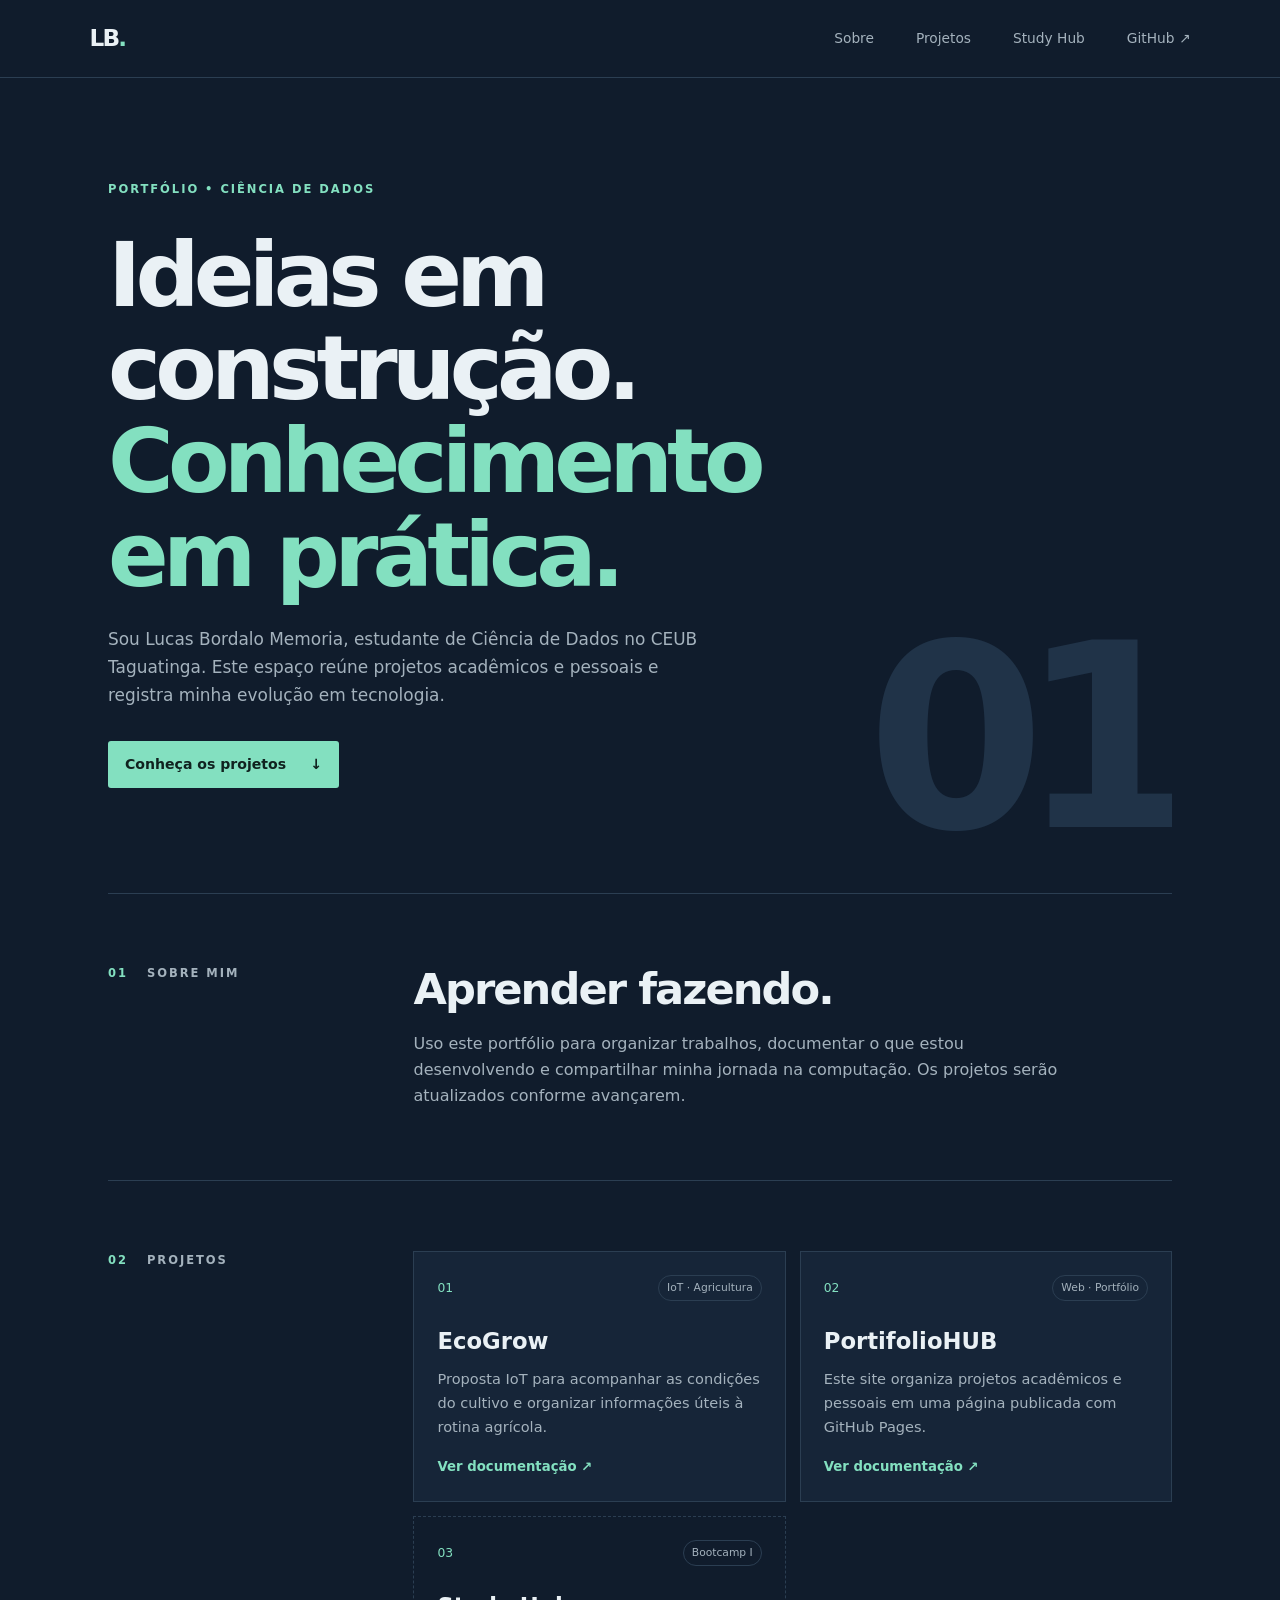
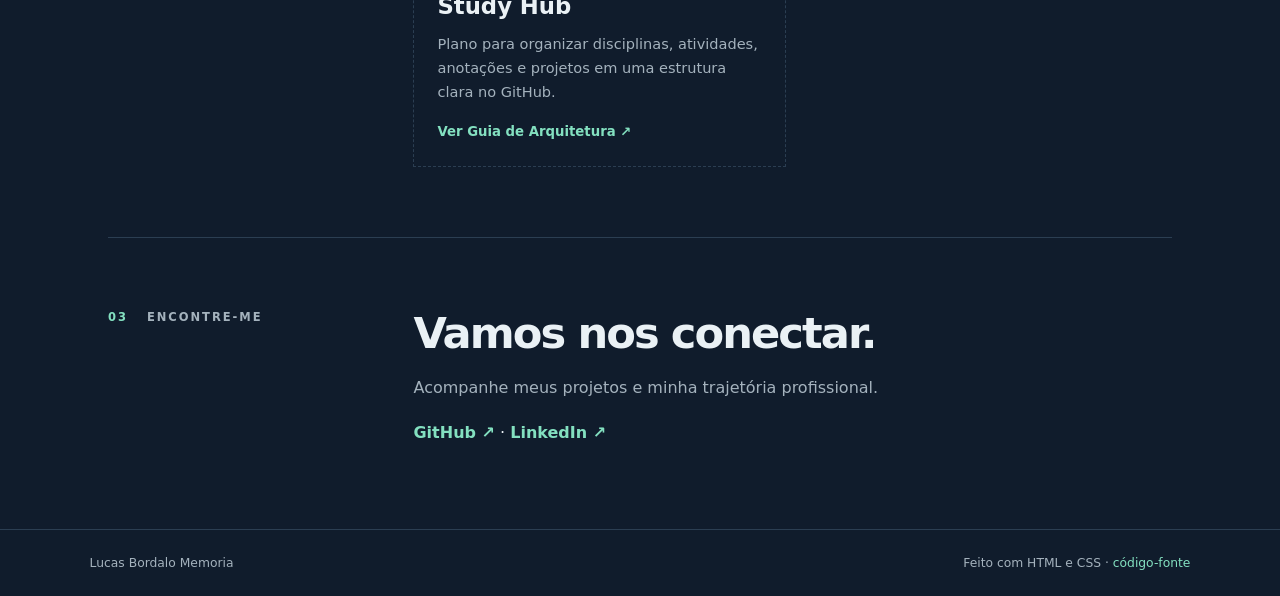
<file: index.html>
<!doctype html>
<html lang="pt-BR">
<head>
  <meta charset="utf-8">
  <meta name="viewport" content="width=device-width, initial-scale=1">
  <meta name="description" content="Portfólio acadêmico e pessoal de Lucas Bordalo Memoria, estudante de Ciência de Dados.">
  <meta name="theme-color" content="#101c2c">
  <title>Lucas Bordalo Memoria | Portfólio</title>
  <link rel="stylesheet" href="assets/css/style.css">
</head>
<body>
  <header class="site-header">
    <a class="wordmark" href="#inicio" aria-label="Início">LB<span>.</span></a>
    <nav aria-label="Navegação principal">
      <a href="#sobre">Sobre</a>
      <a href="#projetos">Projetos</a>
      <a href="study-hub.html">Study Hub</a>
      <a href="https://github.com/LukasMemoria" target="_blank" rel="noreferrer">GitHub ↗</a>
    </nav>
  </header>

  <main>
    <section class="hero" id="inicio">
      <p class="eyebrow">PORTFÓLIO • CIÊNCIA DE DADOS</p>
      <h1>Ideias em construção.<br><span>Conhecimento em prática.</span></h1>
      <p class="intro">Sou Lucas Bordalo Memoria, estudante de Ciência de Dados no CEUB Taguatinga. Este espaço reúne projetos acadêmicos e pessoais e registra minha evolução em tecnologia.</p>
      <a class="button" href="#projetos">Conheça os projetos <span aria-hidden="true">↓</span></a>
      <div class="hero-mark" aria-hidden="true">01</div>
    </section>

    <section class="about section" id="sobre">
      <div class="section-label"><span>01</span> SOBRE MIM</div>
      <div>
        <h2>Aprender fazendo.</h2>
        <p>Uso este portfólio para organizar trabalhos, documentar o que estou desenvolvendo e compartilhar minha jornada na computação. Os projetos serão atualizados conforme avançarem.</p>
      </div>
    </section>

    <section class="projects section" id="projetos">
      <div class="section-label"><span>02</span> PROJETOS</div>
      <div class="project-list">
        <article class="project-card">
          <div class="project-top"><span class="project-number">01</span><span class="tag">IoT · Agricultura</span></div>
          <h3>EcoGrow</h3>
          <p>Proposta IoT para acompanhar as condições do cultivo e organizar informações úteis à rotina agrícola.</p>
          <a href="projetos/ecogrow/README.md">Ver documentação <span aria-hidden="true">↗</span></a>
        </article>
        <article class="project-card">
          <div class="project-top"><span class="project-number">02</span><span class="tag">Web · Portfólio</span></div>
          <h3>PortifolioHUB</h3>
          <p>Este site organiza projetos acadêmicos e pessoais em uma página publicada com GitHub Pages.</p>
          <a href="projetos/portifoliohub/README.md">Ver documentação <span aria-hidden="true">↗</span></a>
        </article>
        <article class="project-card project-card--note">
          <div class="project-top"><span class="project-number">03</span><span class="tag">Bootcamp I</span></div>
          <h3>Study Hub</h3>
          <p>Plano para organizar disciplinas, atividades, anotações e projetos em uma estrutura clara no GitHub.</p>
          <a href="study-hub.html">Ver Guia de Arquitetura <span aria-hidden="true">↗</span></a>
        </article>
      </div>
    </section>

    <section class="contact section">
      <div class="section-label"><span>03</span> ENCONTRE-ME</div>
      <div><h2>Vamos nos conectar.</h2><p>Acompanhe meus projetos e minha trajetória profissional.</p><a class="text-link" href="https://github.com/LukasMemoria" target="_blank" rel="noreferrer">GitHub ↗</a><span aria-hidden="true"> · </span><a class="text-link" href="https://www.linkedin.com/in/lucas-memoria-81130034b/" target="_blank" rel="noreferrer">LinkedIn ↗</a></div>
    </section>
  </main>

  <footer><span>Lucas Bordalo Memoria</span><span>Feito com HTML e CSS · <a href="https://github.com/LukasMemoria/PortifolioHUB">código-fonte</a></span></footer>
</body>
</html>
</file>
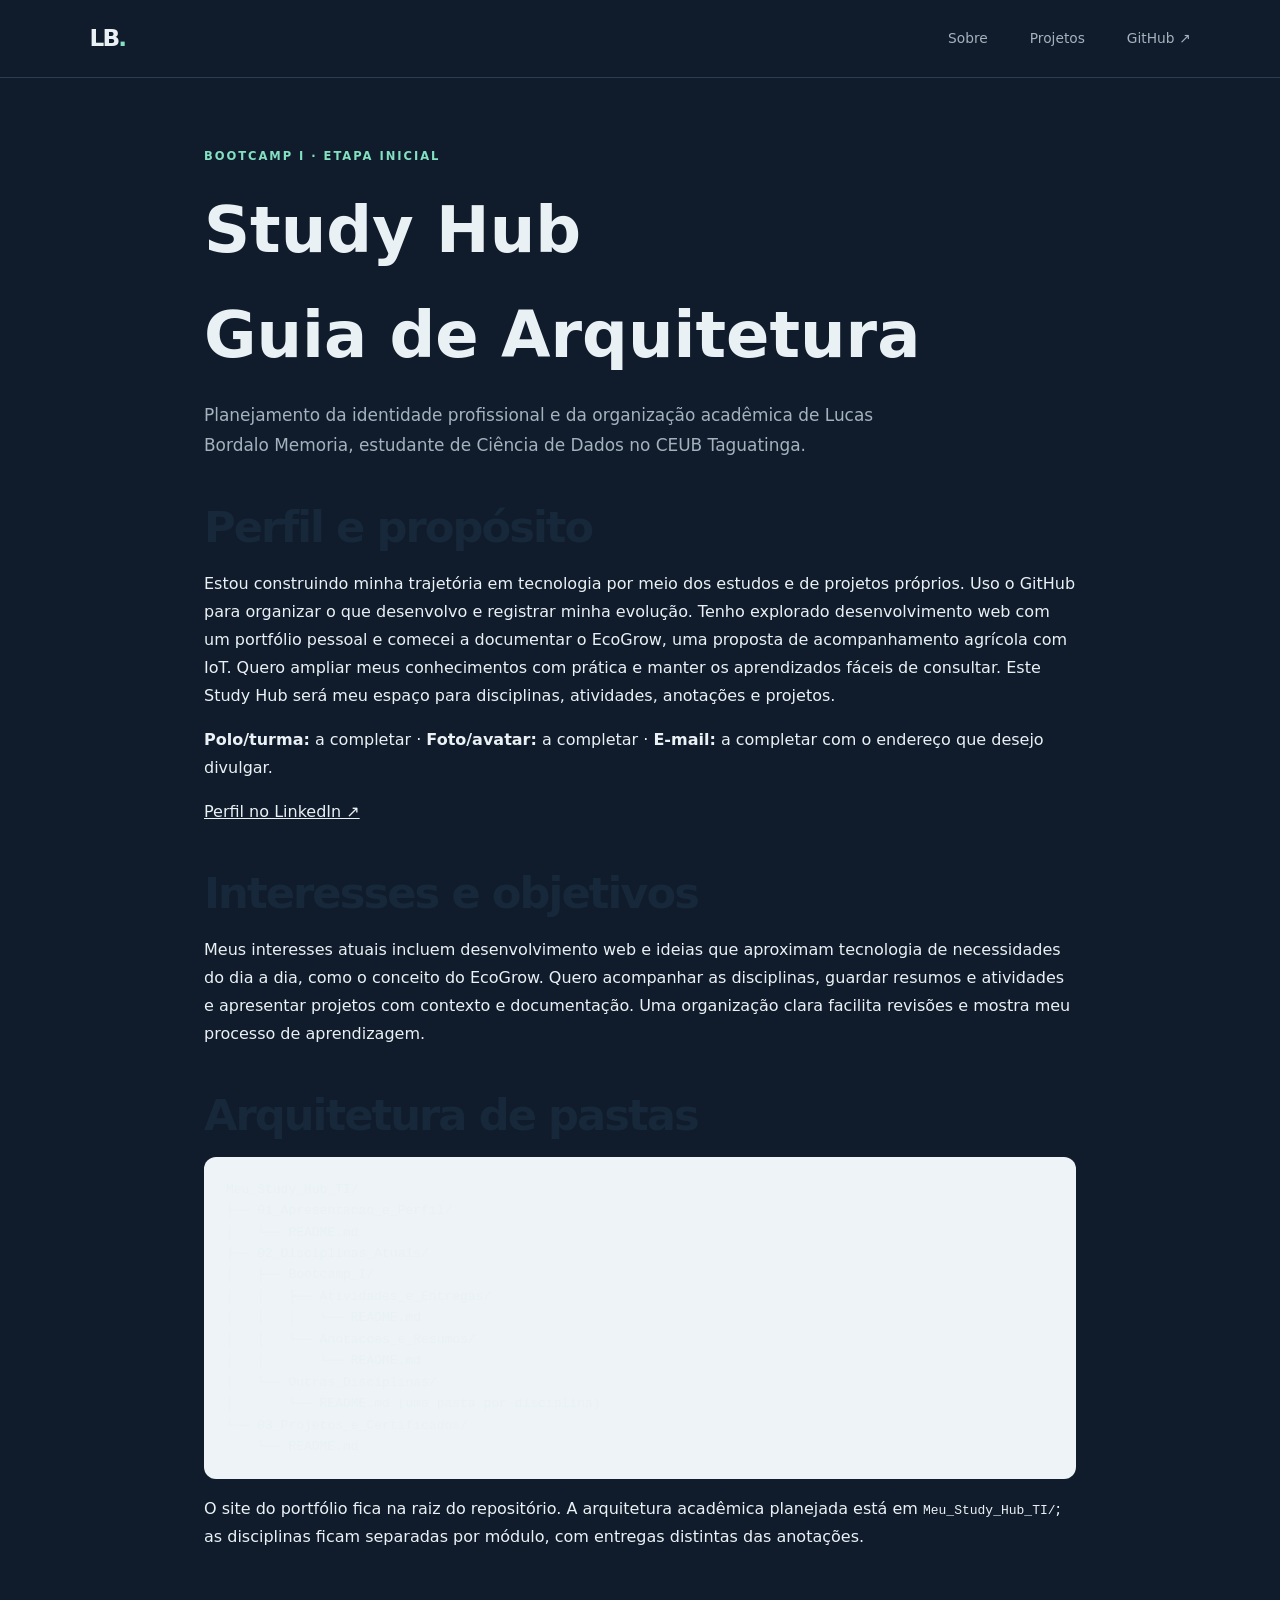
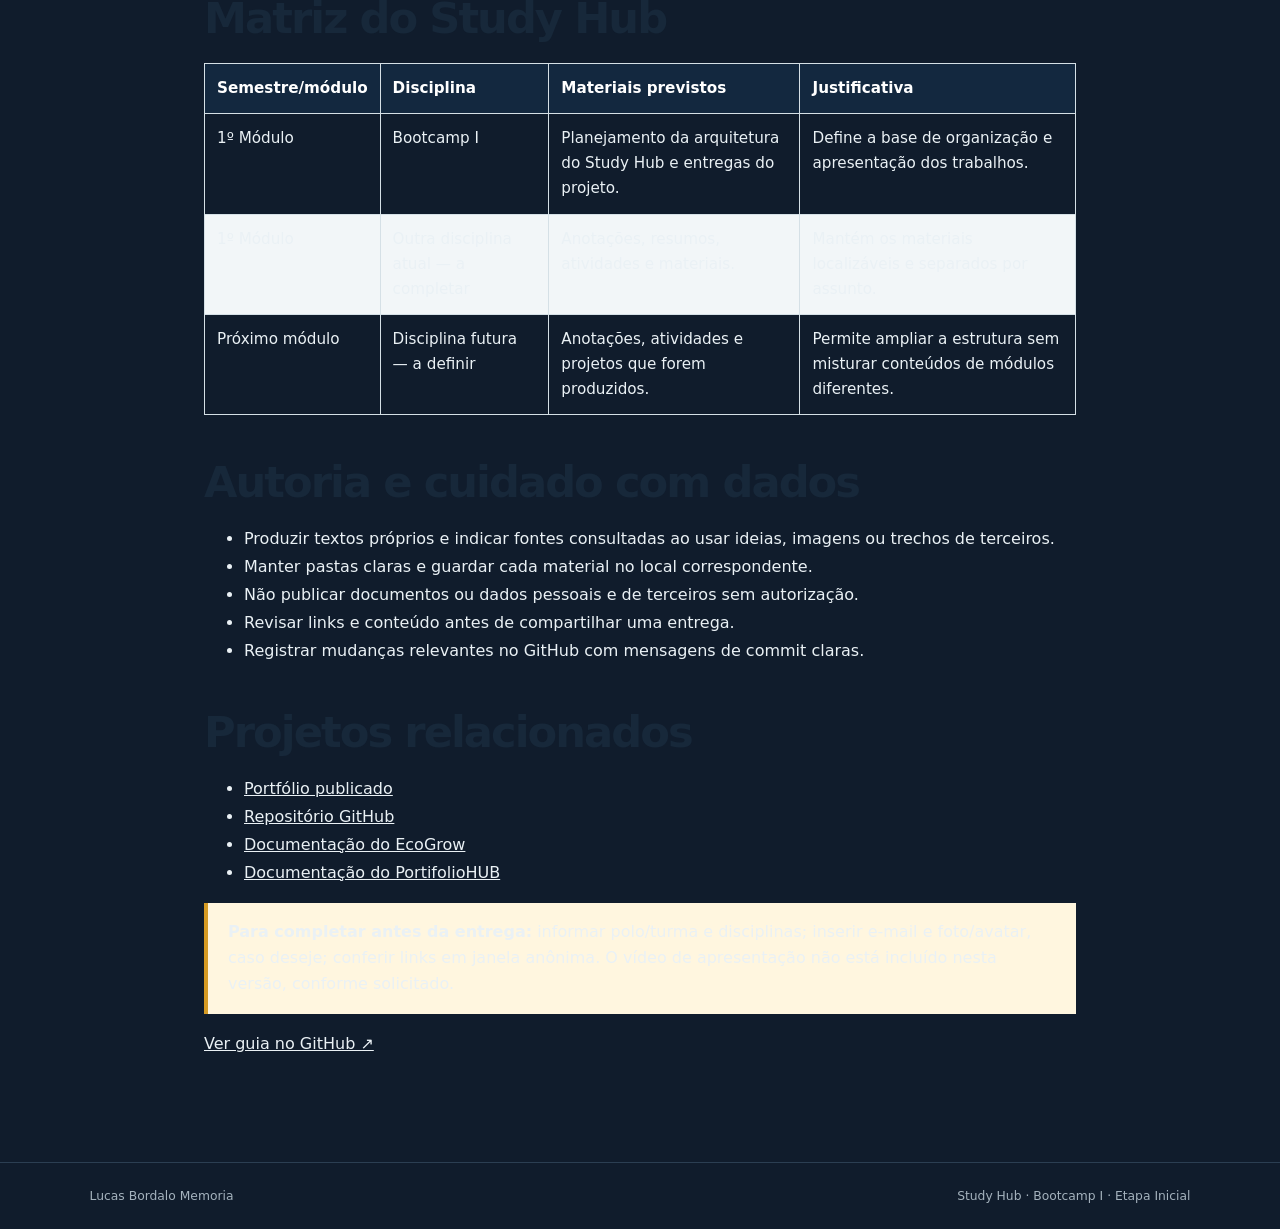
<file: study-hub.html>
<!doctype html>
<html lang="pt-BR">
<head>
  <meta charset="utf-8">
  <meta name="viewport" content="width=device-width, initial-scale=1">
  <meta name="description" content="Planejamento do Study Hub de Lucas Bordalo Memoria, etapa inicial do Bootcamp I.">
  <meta name="theme-color" content="#101c2c">
  <title>Study Hub | Lucas Bordalo Memoria</title>
  <link rel="stylesheet" href="assets/css/style.css">
  <style>
    .study-content { max-width: 920px; margin: 0 auto; padding: 56px 24px 88px; }
    .study-content h1 { font-size: clamp(2.2rem, 5vw, 4rem); margin: 12px 0; }
    .study-content h2 { margin-top: 42px; color: #17283a; }
    .study-content p, .study-content li { line-height: 1.75; }
    .study-content .intro { max-width: 720px; }
    .study-content pre { overflow-x: auto; padding: 22px; border-radius: 12px; background: #edf3f6; line-height: 1.65; }
    .study-content table { width: 100%; border-collapse: collapse; margin: 18px 0; font-size: .95rem; }
    .study-content th, .study-content td { border: 1px solid #d5e0e6; padding: 12px; text-align: left; vertical-align: top; }
    .study-content th { color: white; background: #13283f; }
    .study-content tr:nth-child(even) td { background: #f2f6f8; }
    .pending { padding: 16px 20px; background: #fff6df; border-left: 4px solid #d69b24; }
  </style>
</head>
<body>
  <header class="site-header">
    <a class="wordmark" href="index.html" aria-label="Início">LB<span>.</span></a>
    <nav aria-label="Navegação principal">
      <a href="index.html#sobre">Sobre</a>
      <a href="index.html#projetos">Projetos</a>
      <a href="https://github.com/LukasMemoria" target="_blank" rel="noreferrer">GitHub ↗</a>
    </nav>
  </header>
  <main class="study-content">
    <p class="eyebrow">BOOTCAMP I · ETAPA INICIAL</p>
    <h1>Study Hub<br><span>Guia de Arquitetura</span></h1>
    <p class="intro">Planejamento da identidade profissional e da organização acadêmica de Lucas Bordalo Memoria, estudante de Ciência de Dados no CEUB Taguatinga.</p>
    <h2>Perfil e propósito</h2>
    <p>Estou construindo minha trajetória em tecnologia por meio dos estudos e de projetos próprios. Uso o GitHub para organizar o que desenvolvo e registrar minha evolução. Tenho explorado desenvolvimento web com um portfólio pessoal e comecei a documentar o EcoGrow, uma proposta de acompanhamento agrícola com IoT. Quero ampliar meus conhecimentos com prática e manter os aprendizados fáceis de consultar. Este Study Hub será meu espaço para disciplinas, atividades, anotações e projetos.</p>
    <p><strong>Polo/turma:</strong> a completar · <strong>Foto/avatar:</strong> a completar · <strong>E-mail:</strong> a completar com o endereço que desejo divulgar.</p>
    <p><a href="https://www.linkedin.com/in/lucas-memoria-81130034b/">Perfil no LinkedIn ↗</a></p>
    <h2>Interesses e objetivos</h2>
    <p>Meus interesses atuais incluem desenvolvimento web e ideias que aproximam tecnologia de necessidades do dia a dia, como o conceito do EcoGrow. Quero acompanhar as disciplinas, guardar resumos e atividades e apresentar projetos com contexto e documentação. Uma organização clara facilita revisões e mostra meu processo de aprendizagem.</p>
    <h2>Arquitetura de pastas</h2>
    <pre>Meu_Study_Hub_TI/
├── 01_Apresentacao_e_Perfil/
│   └── README.md
├── 02_Disciplinas_Atuais/
│   ├── Bootcamp_I/
│   │   ├── Atividades_e_Entregas/
│   │   │   └── README.md
│   │   └── Anotacoes_e_Resumos/
│   │       └── README.md
│   └── Outras_Disciplinas/
│       └── README.md (uma pasta por disciplina)
└── 03_Projetos_e_Certificados/
    └── README.md</pre>
    <p>O site do portfólio fica na raiz do repositório. A arquitetura acadêmica planejada está em <code>Meu_Study_Hub_TI/</code>; as disciplinas ficam separadas por módulo, com entregas distintas das anotações.</p>
    <h2>Matriz do Study Hub</h2>
    <table>
      <thead><tr><th>Semestre/módulo</th><th>Disciplina</th><th>Materiais previstos</th><th>Justificativa</th></tr></thead>
      <tbody>
        <tr><td>1º Módulo</td><td>Bootcamp I</td><td>Planejamento da arquitetura do Study Hub e entregas do projeto.</td><td>Define a base de organização e apresentação dos trabalhos.</td></tr>
        <tr><td>1º Módulo</td><td>Outra disciplina atual — a completar</td><td>Anotações, resumos, atividades e materiais.</td><td>Mantém os materiais localizáveis e separados por assunto.</td></tr>
        <tr><td>Próximo módulo</td><td>Disciplina futura — a definir</td><td>Anotações, atividades e projetos que forem produzidos.</td><td>Permite ampliar a estrutura sem misturar conteúdos de módulos diferentes.</td></tr>
      </tbody>
    </table>
    <h2>Autoria e cuidado com dados</h2>
    <ul>
      <li>Produzir textos próprios e indicar fontes consultadas ao usar ideias, imagens ou trechos de terceiros.</li>
      <li>Manter pastas claras e guardar cada material no local correspondente.</li>
      <li>Não publicar documentos ou dados pessoais e de terceiros sem autorização.</li>
      <li>Revisar links e conteúdo antes de compartilhar uma entrega.</li>
      <li>Registrar mudanças relevantes no GitHub com mensagens de commit claras.</li>
    </ul>
    <h2>Projetos relacionados</h2>
    <ul>
      <li><a href="https://lukasmemoria.github.io/PortifolioHUB/">Portfólio publicado</a></li>
      <li><a href="https://github.com/LukasMemoria/PortifolioHUB">Repositório GitHub</a></li>
      <li><a href="https://github.com/LukasMemoria/PortifolioHUB/tree/main/projetos/ecogrow">Documentação do EcoGrow</a></li>
      <li><a href="https://github.com/LukasMemoria/PortifolioHUB/tree/main/projetos/portifoliohub">Documentação do PortifolioHUB</a></li>
    </ul>
    <div class="pending"><strong>Para completar antes da entrega:</strong> informar polo/turma e disciplinas; inserir e-mail e foto/avatar, caso deseje; conferir links em janela anônima. O vídeo de apresentação não está incluído nesta versão, conforme solicitado.</div>
    <p><a href="https://github.com/LukasMemoria/PortifolioHUB/blob/main/docs/etapa-inicial-study-hub.md">Ver guia no GitHub ↗</a></p>
  </main>
  <footer><span>Lucas Bordalo Memoria</span><span>Study Hub · Bootcamp I · Etapa Inicial</span></footer>
</body>
</html>
</file>
<file: assets/css/style.css>
:root {
  color-scheme: dark;
  --ink: #eaf1f5;
  --muted: #a4b2bd;
  --paper: #101c2c;
  --panel: #162538;
  --line: #2b3e52;
  --accent: #83e0c0;
  --accent-dark: #132a2d;
  font-family: Inter, ui-sans-serif, system-ui, -apple-system, "Segoe UI", sans-serif;
}
* { box-sizing: border-box; }
html { scroll-behavior: smooth; }
body { margin: 0; background: var(--paper); color: var(--ink); line-height: 1.65; }
a { color: inherit; }
.site-header { height: 78px; padding: 0 max(7vw, calc((100vw - 1120px)/2)); display: flex; align-items: center; justify-content: space-between; border-bottom: 1px solid var(--line); }
.wordmark { text-decoration: none; font-size: 1.45rem; font-weight: 800; letter-spacing: -.08em; }
.wordmark span { color: var(--accent); }
nav { display: flex; gap: clamp(18px, 4vw, 42px); font-size: .86rem; }
nav a { text-decoration: none; color: var(--muted); }
nav a:hover, .text-link:hover { color: var(--accent); }
main { max-width: 1120px; margin: 0 auto; padding: 0 28px; }
.hero { min-height: 540px; position: relative; display: flex; flex-direction: column; justify-content: center; padding: 90px 0 105px; overflow: hidden; }
.eyebrow, .section-label { font-size: .72rem; letter-spacing: .17em; font-weight: 700; color: var(--accent); }
.hero h1 { max-width: 800px; font-size: clamp(2.8rem, 7.4vw, 5.6rem); line-height: 1.04; letter-spacing: -.065em; margin: 19px 0 24px; }
.hero h1 span { color: var(--accent); }
.intro { max-width: 590px; color: var(--muted); font-size: 1.06rem; margin: 0 0 31px; }
.button { display: inline-flex; gap: 24px; align-items: center; width: fit-content; padding: 12px 17px; background: var(--accent); color: #10221f; text-decoration: none; font-size: .88rem; font-weight: 700; border-radius: 3px; }
.button:hover { background: #b0f0d9; }
.hero-mark { position: absolute; right: 0; bottom: 27px; color: #203348; font-size: clamp(7rem, 22vw, 16rem); font-weight: 800; line-height: 1; letter-spacing: -.1em; z-index: -0; user-select: none; }
.section { display: grid; grid-template-columns: minmax(150px, .7fr) 2fr; gap: 40px; padding: 70px 0; border-top: 1px solid var(--line); }
.section-label { color: var(--muted); }
.section-label span { color: var(--accent); margin-right: 13px; }
h2 { margin: 0 0 15px; font-size: clamp(1.8rem, 4vw, 2.7rem); letter-spacing: -.045em; line-height: 1.2; }
.section p { margin: 0; max-width: 650px; color: var(--muted); }
.project-list { display: grid; grid-template-columns: repeat(2, minmax(0, 1fr)); gap: 14px; }
.project-card { min-height: 230px; padding: 23px; background: var(--panel); border: 1px solid var(--line); display: flex; flex-direction: column; align-items: flex-start; }
.project-top { width: 100%; display: flex; justify-content: space-between; gap: 10px; align-items: center; }
.project-number { font-size: .77rem; color: var(--accent); }
.tag { font-size: .67rem; padding: 3px 8px; color: var(--muted); border: 1px solid var(--line); border-radius: 99px; }
.project-card h3 { font-size: 1.42rem; margin: 22px 0 7px; }
.project-card p { font-size: .91rem; margin-bottom: 17px; }
.project-card a { margin-top: auto; color: var(--accent); font-size: .83rem; font-weight: 650; text-decoration: none; }
.project-card a:hover { text-decoration: underline; }
.project-card--note { background: transparent; border-style: dashed; }
.contact { padding-bottom: 82px; }
.text-link { display: inline-block; margin-top: 19px; color: var(--accent); text-decoration: none; font-weight: 650; }
footer { border-top: 1px solid var(--line); padding: 23px max(7vw, calc((100vw - 1120px)/2)); display: flex; justify-content: space-between; gap: 20px; color: var(--muted); font-size: .77rem; }
footer a { color: var(--accent); text-decoration: none; }
@media (max-width: 700px) {
  .site-header { height: 66px; padding: 0 22px; }
  main { padding: 0 22px; }
  .hero { min-height: 490px; padding: 75px 0; }
  .section { grid-template-columns: 1fr; gap: 22px; padding: 51px 0; }
  .project-list { grid-template-columns: 1fr; }
  .project-card { min-height: 210px; }
  footer { padding: 20px 22px; flex-direction: column; gap: 6px; }
}
</file>
